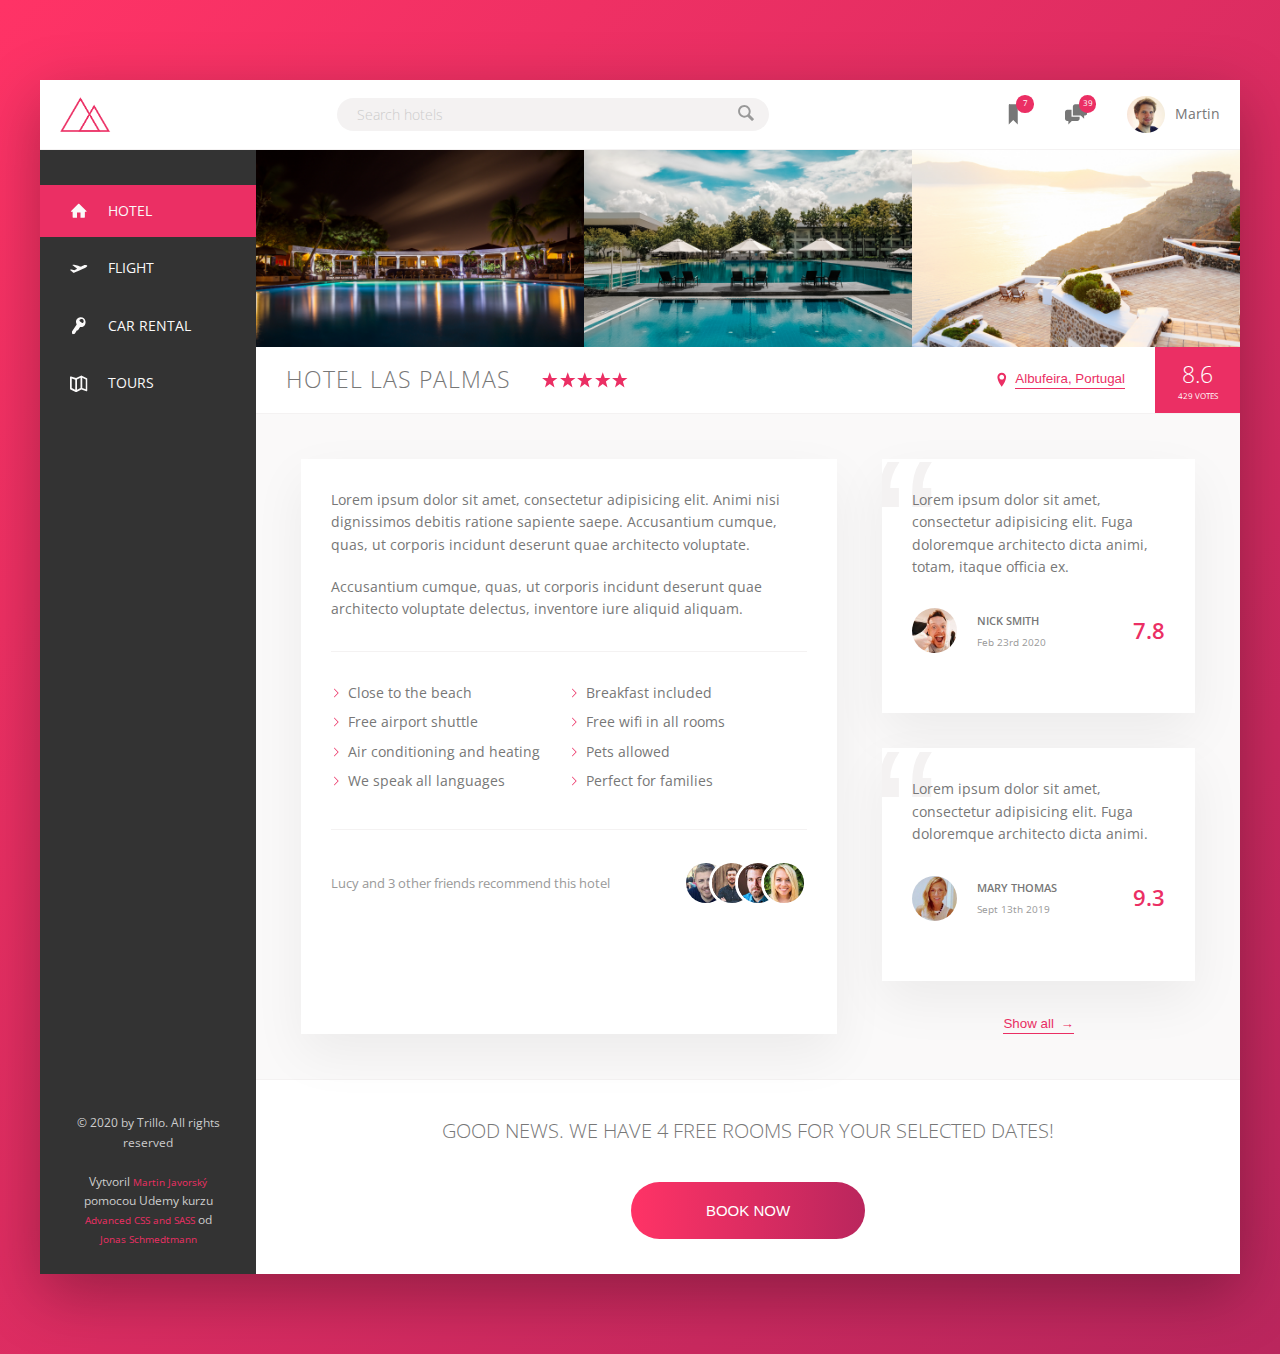
<file: Trillo website/index.html>
<!DOCTYPE html>
<html lang="en">
  <head>
    <meta charset="UTF-8" />
    <meta name="viewport" content="width=device-width, initial-scale=1.0" />

    <link
      href="https://fonts.googleapis.com/css?family=Open+Sans:300,400,600"
      rel="stylesheet"
    />
    <link rel="stylesheet" href="css/style.css" />
    <link rel="shortcut icon" type="image/png" href="img/favicon.png" />

    <title>trillo &mdash; Your all-in-one booking app</title>
  </head>
  <body>
    <div class="container">
      <header class="header">
        <img src="img/logo.png" alt="Trillo logo" class="logo" />
        <form action="#" class="search">
          <input
            type="text"
            class="search__input"
            placeholder="Search hotels"
          />
          <button class="search__button">
            <svg class="search__icon">
              <use xlink:href="img/sprite.svg#icon-magnifying-glass"></use>
            </svg>
          </button>
        </form>

        <nav class="user-nav">
          <div class="user-nav__icon-box">
            <svg class="user-nav__icon">
              <use xlink:href="img/sprite.svg#icon-bookmark"></use>
            </svg>
            <span class="user-nav__notification">7</span>
          </div>

          <div class="user-nav__icon-box">
            <svg class="user-nav__icon">
              <use xlink:href="img/sprite.svg#icon-chat"></use>
            </svg>
            <span class="user-nav__notification">39</span>
          </div>

          <div class="user-nav__user">
            <img
              src="img/user.jpg"
              alt="user-photo"
              class="user-nav__user-photo"
            />
            <span class="user-nav__user-name">Martin</span>
          </div>
        </nav>
      </header>

      <div class="content">
        <nav class="sidebar">
          <ul class="side-nav">
            <li class="side-nav__item side-nav__item--active">
              <a href="#" class="side-nav__link">
                <svg class="side-nav__icon">
                  <use xlink:href="img/sprite.svg#icon-home"></use>
                </svg>
                <span>Hotel</span>
              </a>
            </li>

            <li class="side-nav__item">
              <a href="#" class="side-nav__link">
                <svg class="side-nav__icon">
                  <use xlink:href="img/sprite.svg#icon-aircraft-take-off"></use>
                </svg>
                <span>Flight</span>
              </a>
            </li>

            <li class="side-nav__item">
              <a href="#" class="side-nav__link">
                <svg class="side-nav__icon">
                  <use xlink:href="img/sprite.svg#icon-key"></use>
                </svg>
                <span>Car rental</span>
              </a>
            </li>

            <li class="side-nav__item">
              <a href="#" class="side-nav__link">
                <svg class="side-nav__icon">
                  <use xlink:href="img/sprite.svg#icon-map"></use>
                </svg>
                <span>Tours</span>
              </a>
            </li>
          </ul>

          <div class="legal">
            &copy; 2020 by Trillo. All rights reserved
            <p>
              Vytvoril <a href="http://webjama.sk/">Martin Javorský</a> pomocou
              Udemy kurzu
              <a href="https://www.udemy.com/course/advanced-css-and-sass/"
                >Advanced CSS and SASS</a
              >
              od
              <a href="https://codingheroes.io/">Jonas Schmedtmann</a>
            </p>
          </div>
        </nav>

        <main class="hotel-view">
          <div class="gallery">
            <figure class="gallery__item">
              <img
                src="img/hotel-1.jpg"
                alt="Photo of hotel 1"
                class="gallery__photo"
              />
            </figure>

            <figure class="gallery__item">
              <img
                src="img/hotel-2.jpg"
                alt="Photo of hotel 2"
                class="gallery__photo"
              />
            </figure>

            <figure class="gallery__item">
              <img
                src="img/hotel-3.jpg"
                alt="Photo of hotel 3"
                class="gallery__photo"
              />
            </figure>
          </div>

          <div class="overview">
            <h1 class="overview__heading">
              Hotel Las Palmas
            </h1>

            <div class="overview__stars">
              <svg class="overview__icon-star">
                <use xlink:href="img/sprite.svg#icon-star"></use>
              </svg>

              <svg class="overview__icon-star">
                <use xlink:href="img/sprite.svg#icon-star"></use>
              </svg>

              <svg class="overview__icon-star">
                <use xlink:href="img/sprite.svg#icon-star"></use>
              </svg>

              <svg class="overview__icon-star">
                <use xlink:href="img/sprite.svg#icon-star"></use>
              </svg>

              <svg class="overview__icon-star">
                <use xlink:href="img/sprite.svg#icon-star"></use>
              </svg>
            </div>

            <div class="overview__location">
              <svg class="overview__icon-location">
                <use xlink:href="img/sprite.svg#icon-location-pin"></use>
              </svg>

              <button class="btn-inline">
                Albufeira, Portugal
              </button>
            </div>

            <div class="overview__rating">
              <div class="overview__rating-avarage">8.6</div>
              <div class="overview__rating-count">429 votes</div>
            </div>
          </div>

          <div class="detail">
            <div class="description">
              <p class="paragraph">
                Lorem ipsum dolor sit amet, consectetur adipisicing elit. Animi
                nisi dignissimos debitis ratione sapiente saepe. Accusantium
                cumque, quas, ut corporis incidunt deserunt quae architecto
                voluptate.
              </p>

              <p class="paragraph">
                Accusantium cumque, quas, ut corporis incidunt deserunt quae
                architecto voluptate delectus, inventore iure aliquid aliquam.
              </p>

              <ul class="list">
                <li class="list__item">Close to the beach</li>
                <li class="list__item">Breakfast included</li>
                <li class="list__item">Free airport shuttle</li>
                <li class="list__item">Free wifi in all rooms</li>
                <li class="list__item">Air conditioning and heating</li>
                <li class="list__item">Pets allowed</li>
                <li class="list__item">We speak all languages</li>
                <li class="list__item">Perfect for families</li>
              </ul>

              <div class="recommend">
                <p class="recommend__count">
                  Lucy and 3 other friends recommend this hotel
                </p>
                <div class="recommend__friends">
                  <img src="img/user-3.jpg" alt="" class="recommend__photo" />
                  <img src="img/user-4.jpg" alt="" class="recommend__photo" />
                  <img src="img/user-5.jpg" alt="" class="recommend__photo" />
                  <img src="img/user-6.jpg" alt="" class="recommend__photo" />
                </div>
              </div>
            </div>

            <div class="user-reviews">
              <figure class="review">
                <blockquote class="review__text">
                  Lorem ipsum dolor sit amet, consectetur adipisicing elit. Fuga
                  doloremque architecto dicta animi, totam, itaque officia ex.
                </blockquote>

                <figcaption class="review__user">
                  <img
                    class="review__photo"
                    src="img/user-1.jpg"
                    alt="User photo"
                  />
                  <div class="review__user-box">
                    <p class="review__user-name">Nick Smith</p>
                    <p class="review__user-date">Feb 23rd 2020</p>
                  </div>

                  <div class="review__rating">7.8</div>
                </figcaption>
              </figure>

              <figure class="review">
                <blockquote class="review__text">
                  Lorem ipsum dolor sit amet, consectetur adipisicing elit. Fuga
                  doloremque architecto dicta animi.
                </blockquote>

                <figcaption class="review__user">
                  <img
                    class="review__photo"
                    src="img/user-2.jpg"
                    alt="User photo"
                  />
                  <div class="review__user-box">
                    <p class="review__user-name">Mary Thomas</p>
                    <p class="review__user-date">Sept 13th 2019</p>
                  </div>

                  <div class="review__rating">9.3</div>
                </figcaption>
              </figure>

              <button class="btn-inline">Show all <span>&rarr;</span></button>
            </div>
          </div>
          <div class="cta">
            <h2 class="cta__book-now">
              Good news. We have 4 free rooms for your selected dates!
            </h2>
            <button class="btn">
              <span class="btn__visible">Book now</span>
              <span class="btn__invisible">Only 4 rooms left</span>
            </button>
          </div>
        </main>
      </div>
    </div>
  </body>
</html>
</file>
<file: Trillo website/css/style.css>
:root{--color-primary: #eb2f64;--color-primary-light: #ff3366;--color-primary-dark: #ba265d;--color-grey-light-1: #faf9f9;--color-grey-light-2: #f4f2f2;--color-grey-light-3: #f0eeee;--color-grey-light-4: #ccc;--color-grey-dark-1: #333;--color-grey-dark-2: #777;--color-grey-dark-3: #999;--shadow-dark: 0 2rem 6rem rgba(0, 0, 0, 0.3);--shadow-light: 0 2rem 5rem rgba(0, 0, 0, 0.06);--line: 1px solid var(--color-grey-light-2)}*{margin:0;padding:0}*,*::after,*::before{-webkit-box-sizing:inherit;box-sizing:inherit}html{-webkit-box-sizing:border-box;box-sizing:border-box;font-size:62.5%}@media only screen and (max-width: 68.75em){html{font-size:50%}}body{font-family:"Open Sans", sans-serif;font-weight:400;line-height:1.6;background-image:-webkit-gradient(linear, left top, right bottom, from(var(--color-primary-light)), to(var(--color-primary-dark)));background-image:linear-gradient(to right bottom, var(--color-primary-light), var(--color-primary-dark));background-size:cover;background-repeat:no-repeat;color:var(--color-grey-dark-2);min-height:100vh}.container{max-width:120rem;margin:8rem auto;background-color:var(--color-grey-light-2);-webkit-box-shadow:var(--shadow-dark);box-shadow:var(--shadow-dark);min-height:50rem}@media only screen and (max-width: 75em){.container{margin:0;max-width:100%;width:100%}}.header{font-size:1.4rem;height:7rem;background-color:#fff;border-bottom:var(--line);display:-webkit-box;display:-ms-flexbox;display:flex;-webkit-box-pack:justify;-ms-flex-pack:justify;justify-content:space-between;-webkit-box-align:center;-ms-flex-align:center;align-items:center}@media only screen and (max-width: 31.25em){.header{-ms-flex-wrap:wrap;flex-wrap:wrap;-ms-flex-line-pack:distribute;align-content:space-around;height:11rem}}.content{display:-webkit-box;display:-ms-flexbox;display:flex}@media only screen and (max-width: 56.25em){.content{-webkit-box-orient:vertical;-webkit-box-direction:normal;-ms-flex-direction:column;flex-direction:column}}.sidebar{background-color:var(--color-grey-dark-1);-webkit-box-flex:0;-ms-flex:0 0 18%;flex:0 0 18%;display:-webkit-box;display:-ms-flexbox;display:flex;-webkit-box-orient:vertical;-webkit-box-direction:normal;-ms-flex-direction:column;flex-direction:column;-webkit-box-pack:justify;-ms-flex-pack:justify;justify-content:space-between}.hotel-view{background-color:#fff;-webkit-box-flex:1;-ms-flex:1;flex:1}.detail{font-size:1.4rem;display:-webkit-box;display:-ms-flexbox;display:flex;padding:4.5rem;background-color:var(--color-grey-light-1);border-bottom:var(--line)}@media only screen and (max-width: 56.25em){.detail{padding:3rem}}@media only screen and (max-width: 37.5em){.detail{-webkit-box-orient:vertical;-webkit-box-direction:normal;-ms-flex-direction:column;flex-direction:column}}.description{background-color:#fff;-webkit-box-shadow:var(--shadow-light);box-shadow:var(--shadow-light);padding:3rem;-webkit-box-flex:0;-ms-flex:0 0 60%;flex:0 0 60%;margin-right:4.5rem}@media only screen and (max-width: 56.25em){.description{padding:2rem;margin-right:3rem}}@media only screen and (max-width: 37.5em){.description{margin-right:0;margin-bottom:3rem}}.user-reviews{-webkit-box-flex:1;-ms-flex:1;flex:1;display:-webkit-box;display:-ms-flexbox;display:flex;-webkit-box-orient:vertical;-webkit-box-direction:normal;-ms-flex-direction:column;flex-direction:column;-webkit-box-align:center;-ms-flex-align:center;align-items:center}.logo{height:3.5rem;margin-left:2rem}.search{-webkit-box-flex:0;-ms-flex:0 0 40%;flex:0 0 40%;display:-webkit-box;display:-ms-flexbox;display:flex;-webkit-box-align:center;-ms-flex-align:center;align-items:center;-webkit-box-pack:center;-ms-flex-pack:center;justify-content:center}@media only screen and (max-width: 31.25em){.search{-webkit-box-ordinal-group:2;-ms-flex-order:1;order:1;-webkit-box-flex:0;-ms-flex:0 0 100%;flex:0 0 100%;background-color:var(--color-grey-light-2)}}.search__input{font-family:inherit;font-size:inherit;background-color:var(--color-grey-light-2);border:none;color:inherit;padding:0.7rem 2rem;border-radius:100px;width:90%;-webkit-transition:all 0.2s;transition:all 0.2s;margin-right:-3.25rem}.search__input:focus{outline:none;width:100%;background-color:var(--color-grey-light-3)}.search__input::-webkit-input-placeholder{font-weight:100;color:var(--color-grey-light-4)}.search__input:focus+.search__button{background-color:var(--color-grey-light-3)}.search__button{border:none;background-color:var(--color-grey-light-2)}.search__button:focus{outline:none}.search__button:active{-webkit-transform:translateY(2px);transform:translateY(2px)}.search__icon{height:2rem;width:2rem;fill:var(--color-grey-dark-3)}.user-nav{display:-webkit-box;display:-ms-flexbox;display:flex;-webkit-box-align:center;-ms-flex-align:center;align-items:center;-ms-flex-item-align:stretch;align-self:stretch}.user-nav>*{padding:0 2rem;cursor:pointer;height:100%;display:-webkit-box;display:-ms-flexbox;display:flex;-webkit-box-align:center;-ms-flex-align:center;align-items:center}.user-nav>*:hover{background-color:var(--color-grey-light-2)}.user-nav__icon-box{position:relative}.user-nav__icon{height:2.25rem;width:2.25rem;fill:var(--color-grey-dark-2)}.user-nav__notification{font-size:0.8rem;height:1.75rem;width:1.75rem;border-radius:50%;background-color:var(--color-primary);color:#fff;position:absolute;top:1.5rem;right:1.1rem;display:-webkit-box;display:-ms-flexbox;display:flex;-webkit-box-pack:center;-ms-flex-pack:center;justify-content:center;-webkit-box-align:center;-ms-flex-align:center;align-items:center}.user-nav__user-photo{height:3.75rem;border-radius:50%;margin-right:1rem}.side-nav{font-size:1.4rem;list-style:none;margin-top:3.5rem}@media only screen and (max-width: 56.25em){.side-nav{display:-webkit-box;display:-ms-flexbox;display:flex;margin:0}}.side-nav__item{position:relative}.side-nav__item:not(:last-child){margin-bottom:0.5rem}@media only screen and (max-width: 56.25em){.side-nav__item:not(:last-child){margin-bottom:0}}@media only screen and (max-width: 56.25em){.side-nav__item{-webkit-box-flex:1;-ms-flex:1;flex:1}}.side-nav__item::before{content:"";position:absolute;top:0;left:0;height:100%;width:3px;background-color:var(--color-primary);-webkit-transform:scaleY(0);transform:scaleY(0);-webkit-transition:width 0.4s cubic-bezier(1, 0, 0, 1) 0.2s,background-color 0.1s,-webkit-transform 0.2s;transition:width 0.4s cubic-bezier(1, 0, 0, 1) 0.2s,background-color 0.1s,-webkit-transform 0.2s;transition:transform 0.2s,width 0.4s cubic-bezier(1, 0, 0, 1) 0.2s,background-color 0.1s;transition:transform 0.2s,width 0.4s cubic-bezier(1, 0, 0, 1) 0.2s,background-color 0.1s,-webkit-transform 0.2s}.side-nav__item:hover::before,.side-nav__item--active::before{-webkit-transform:scaleY(1);transform:scaleY(1);width:100%}.side-nav__item:active::before{background-color:var(--color-primary-light)}.side-nav__link:link,.side-nav__link:visited{color:var(--color-grey-light-1);text-decoration:none;text-transform:uppercase;display:block;padding:1.5rem 3rem;display:-webkit-box;display:-ms-flexbox;display:flex;-webkit-box-align:center;-ms-flex-align:center;align-items:center;position:relative;z-index:2}@media only screen and (max-width: 56.25em){.side-nav__link:link,.side-nav__link:visited{-webkit-box-pack:center;-ms-flex-pack:center;justify-content:center;padding:2rem}}@media only screen and (max-width: 37.5em){.side-nav__link:link,.side-nav__link:visited{-webkit-box-orient:vertical;-webkit-box-direction:normal;-ms-flex-direction:column;flex-direction:column;padding:1.5rem 0.5rem}}.side-nav__icon{width:1.75rem;height:1.75rem;margin-right:2rem;fill:currentColor}@media only screen and (max-width: 37.5em){.side-nav__icon{margin-right:0;margin-bottom:0.7rem;width:1.5rem;height:1.5rem}}.legal{font-size:1.2rem;text-align:center;padding:2.5rem;color:var(--color-grey-light-4)}@media only screen and (max-width: 56.25em){.legal{display:none}}.legal p{margin-top:2rem}.legal a{text-decoration:none;color:var(--color-primary);font-size:1rem;-webkit-transition:all 0.3s;transition:all 0.3s}.legal a:last-child{display:inline-block}.legal a:hover{font-size:1.3rem}.gallery{display:-webkit-box;display:-ms-flexbox;display:flex}.gallery__photo{width:100%;display:block}.overview{display:-webkit-box;display:-ms-flexbox;display:flex;border-bottom:var(--line);-webkit-box-align:center;-ms-flex-align:center;align-items:center}.overview__heading{font-size:2.25rem;font-weight:300;text-transform:uppercase;letter-spacing:1px;padding:1.5rem 3rem}@media only screen and (max-width: 37.5em){.overview__heading{font-size:1.8rem;padding:1.25rem 2rem}}.overview__stars{margin-right:auto;display:-webkit-box;display:-ms-flexbox;display:flex}.overview__icon-star,.overview__icon-location{width:1.75rem;height:1.75rem;fill:var(--color-primary)}.overview__location{font-size:1.2rem;display:-webkit-box;display:-ms-flexbox;display:flex;vertical-align:center}.overview__icon-location{margin-right:0.5rem}.overview__rating{background-color:var(--color-primary);margin-left:3rem;color:#fff;-ms-flex-item-align:stretch;align-self:stretch;padding:0 2.25rem;display:-webkit-box;display:-ms-flexbox;display:flex;-webkit-box-align:center;-ms-flex-align:center;align-items:center;-webkit-box-pack:center;-ms-flex-pack:center;justify-content:center;-webkit-box-orient:vertical;-webkit-box-direction:normal;-ms-flex-direction:column;flex-direction:column}@media only screen and (max-width: 37.5em){.overview__rating{padding:0 1.5rem}}.overview__rating-avarage{font-size:2.25rem;font-weight:300;margin-bottom:-3px}@media only screen and (max-width: 37.5em){.overview__rating-avarage{font-size:1.8rem}}.overview__rating-count{font-size:0.8rem;text-transform:uppercase}@media only screen and (max-width: 37.5em){.overview__rating-count{font-size:0.5rem}}.btn-inline{border:none;color:var(--color-primary);font-size:iherit;border-bottom:1px solid currentColor;padding-bottom:2px;display:inline-block;background-color:transparent;cursor:pointer;-webkit-transition:all 0.2s;transition:all 0.2s}.btn-inline span{margin-left:3px;-webkit-transition:margin-left 0.2s;transition:margin-left 0.2s}.btn-inline:hover{color:var(--color-grey-dark-1)}.btn-inline:hover span{margin-left:8px}.btn-inline:focus{outline:none;-webkit-animation:pulsate 1s infinite;animation:pulsate 1s infinite}@-webkit-keyframes pulsate{0%{-webkit-transform:scale(1);transform:scale(1);-webkit-box-shadow:none;box-shadow:none}50%{-webkit-transform:scale(1.05);transform:scale(1.05);-webkit-box-shadow:0 1rem 4rem rgba(0,0,0,0.25);box-shadow:0 1rem 4rem rgba(0,0,0,0.25)}100%{-webkit-transform:scale(1);transform:scale(1);-webkit-box-shadow:none;box-shadow:none}}@keyframes pulsate{0%{-webkit-transform:scale(1);transform:scale(1);-webkit-box-shadow:none;box-shadow:none}50%{-webkit-transform:scale(1.05);transform:scale(1.05);-webkit-box-shadow:0 1rem 4rem rgba(0,0,0,0.25);box-shadow:0 1rem 4rem rgba(0,0,0,0.25)}100%{-webkit-transform:scale(1);transform:scale(1);-webkit-box-shadow:none;box-shadow:none}}.paragraph:not(:last-of-type){margin-bottom:2rem}.list{list-style:none;margin:3rem 0;padding:3rem 0;border-top:var(--line);border-bottom:var(--line);display:-webkit-box;display:-ms-flexbox;display:flex;-ms-flex-wrap:wrap;flex-wrap:wrap}.list__item{-webkit-box-flex:0;-ms-flex:0 0 50%;flex:0 0 50%;margin-bottom:0.7rem}.list__item::before{content:"";display:inline-block;height:1rem;width:1rem;margin-right:0.7rem;background-color:var(--color-primary);-webkit-mask-image:url(../img/chevron-thin-right.svg);-webkit-mask-size:cover;mask-image:url(../img/chevron-thin-right.svg);mask-size:cover}.recommend{font-size:1.3rem;color:var(--color-grey-dark-3);display:-webkit-box;display:-ms-flexbox;display:flex;-webkit-box-align:center;-ms-flex-align:center;align-items:center}.recommend__count{margin-right:auto}.recommend__friends{display:-webkit-box;display:-ms-flexbox;display:flex}.recommend__photo{-webkit-box-sizing:content-box;box-sizing:content-box;border-radius:50%;height:4rem;width:4rem;border:3px solid #fff}.recommend__photo:not(:last-child){margin-right:-2rem}.review{background-color:#fff;-webkit-box-shadow:var(--shadow-light);box-shadow:var(--shadow-light);padding:3rem;margin-bottom:3.5rem;position:relative;overflow:hidden}@media only screen and (max-width: 56.25em){.review{padding:2rem;margin-bottom:3rem}}.review__text{z-index:2;position:relative}.review__user{display:-webkit-box;display:-ms-flexbox;display:flex;margin:3rem 0;-webkit-box-align:center;-ms-flex-align:center;align-items:center;-webkit-box-pack:justify;-ms-flex-pack:justify;justify-content:space-between}.review__photo{height:4.5rem;width:4.5rem;border-radius:50%}.review__user-box{margin-right:auto;margin-left:2rem}.review__user-name{font-size:1.1rem;font-weight:600;text-transform:uppercase;margin-bottom:0.4rem}.review__user-date{font-size:1rem;color:var(--color-grey-dark-3)}.review__rating{font-size:2.2rem;color:var(--color-primary);font-weight:600}.review::before{content:"\201C";position:absolute;top:-2.75rem;left:-1rem;line-height:1;font-size:20rem;color:var(--color-grey-light-2);font-family:sans-serif;z-index:1}.cta{padding:3.5rem 0;text-align:center}@media only screen and (max-width: 56.25em){.cta{padding:2.5rem 0}}.cta__book-now{font-size:2rem;font-weight:300;margin-bottom:3.5rem;text-transform:uppercase}.btn{font-size:1.5rem;border:none;font-weight:300;text-transform:uppercase;border-radius:100px;background-image:-webkit-gradient(linear, left top, right top, from(var(--color-primary-light)), to(var(--color-primary-dark)));background-image:linear-gradient(to right, var(--color-primary-light), var(--color-primary-dark));color:#fff;position:relative;overflow:hidden;cursor:pointer}.btn>*{height:100%;width:100%;display:inline-block;-webkit-transition:all 0.2s;transition:all 0.2s}.btn__visible{padding:2rem 7.5rem}.btn__invisible{position:absolute;padding:2rem 0;left:0;top:-100%}.btn:hover{background-image:-webkit-gradient(linear, right top, left top, from(var(--color-primary-light)), to(var(--color-primary-dark)));background-image:linear-gradient(to left, var(--color-primary-light), var(--color-primary-dark))}.btn:hover .btn__visible{-webkit-transform:translateY(100%);transform:translateY(100%)}.btn:hover .btn__invisible{top:0}.btn:focus{outline:none;-webkit-animation:pulsate 1s infinite;animation:pulsate 1s infinite}
</file>
